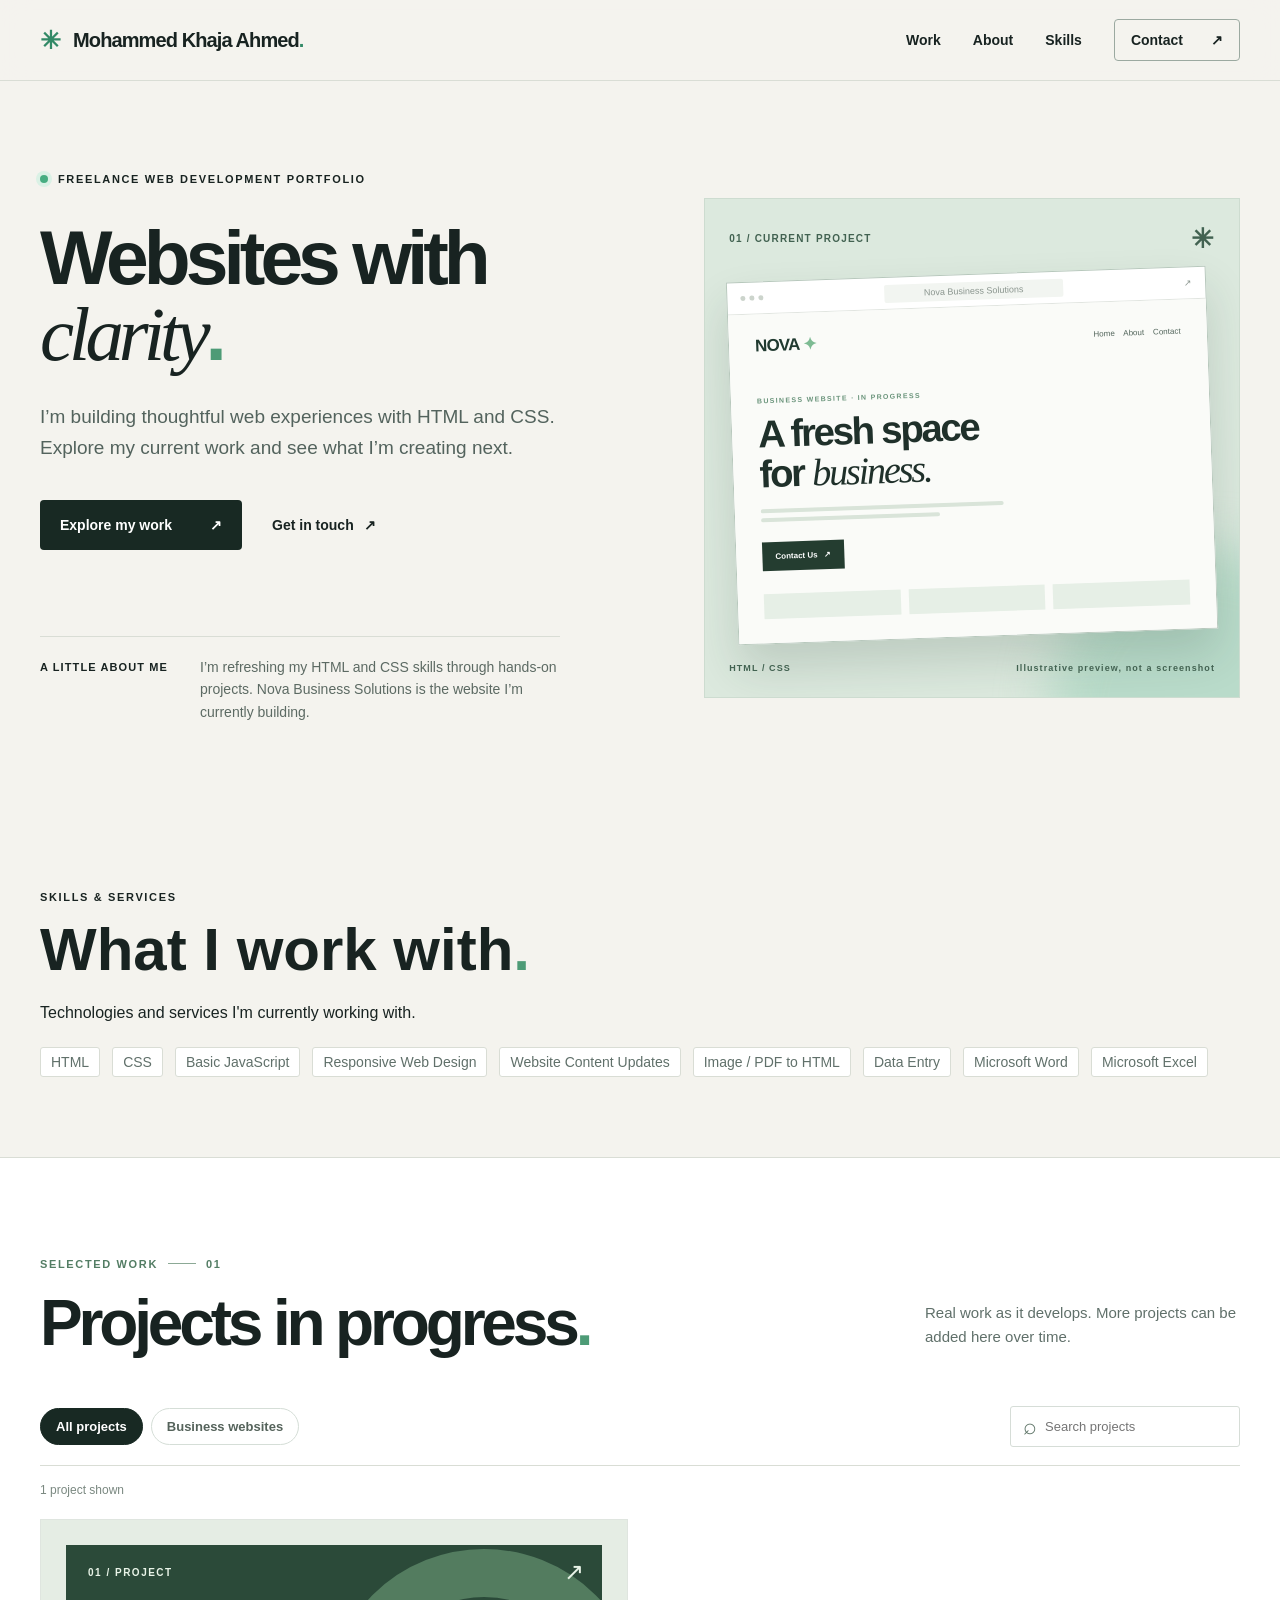
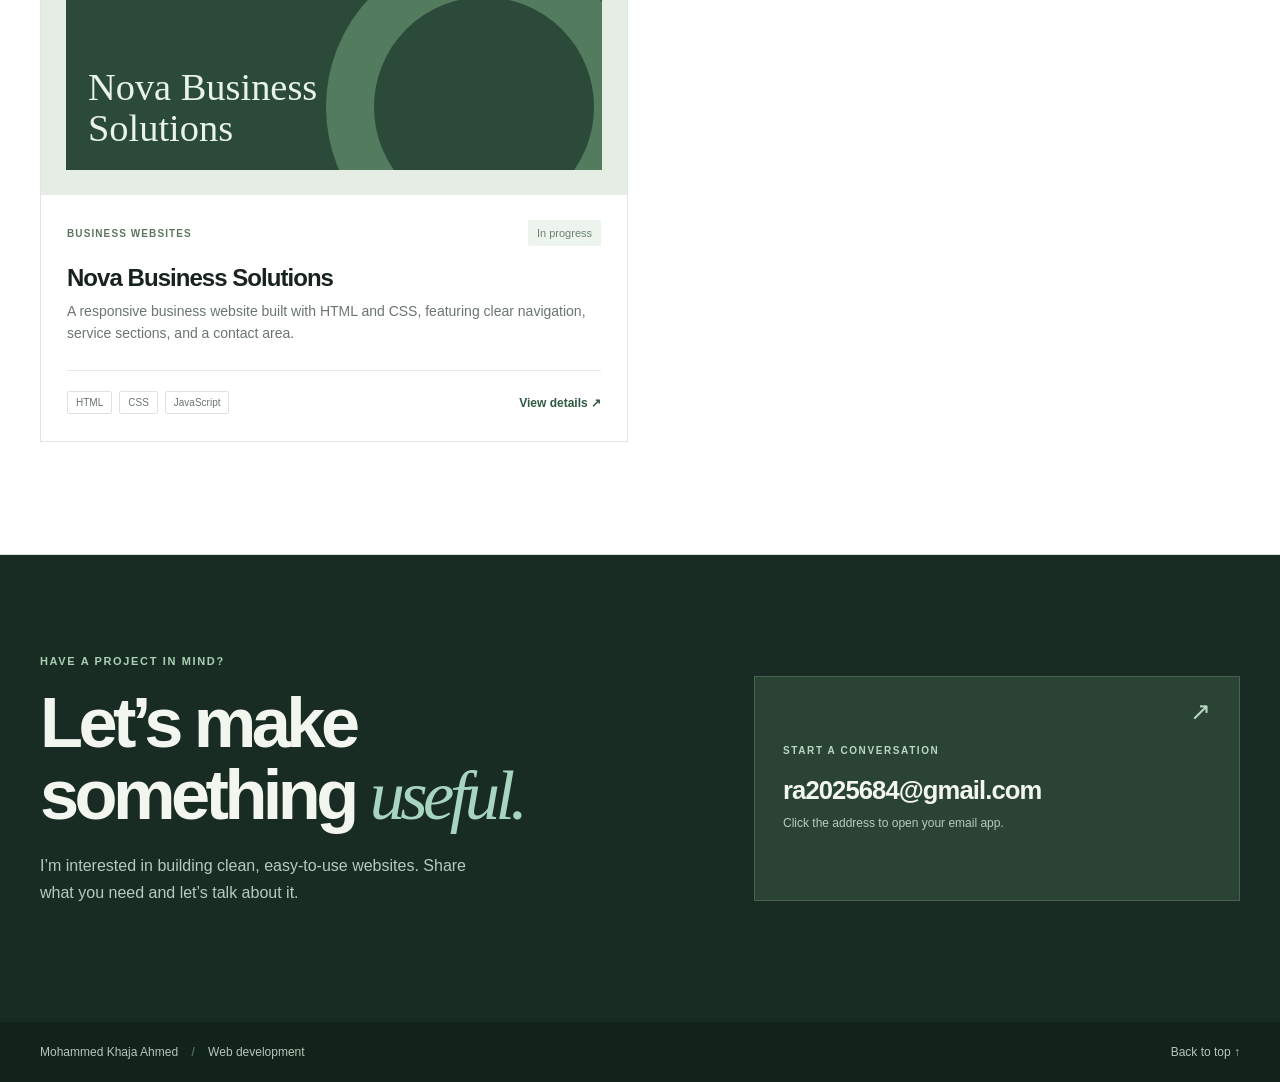
<file: index.html>
<!doctype html>
<html lang="en">
  <head>
    <meta charset="UTF-8" />
    <meta name="viewport" content="width=device-width, initial-scale=1" />
    <meta name="theme-color" content="#f4f3ee" />
    <meta name="description" content="An editable freelance web development portfolio featuring Nova Business Solutions." />
    <title>Web Development Portfolio</title>
    <link rel="stylesheet" href="./style.css" />
    <script src="./projects.js" defer></script>
    <script src="./script.js" defer></script>
  </head>
  <body>
    <a class="skip-link" href="#main">Skip to content</a>
    <header class="site-header">
      <div class="shell header-inner">
        <a class="brand" href="#top" aria-label="Back to top"><span class="brand-mark" aria-hidden="true">✳</span><span data-portfolio-name>[Your name]</span><span class="brand-dot">.</span></a>
        <nav class="main-nav" aria-label="Main navigation">
         <a href="#work">Work</a>
<a href="#about">About</a>
<a href="#skills">Skills</a>
<a class="nav-contact" href="#contact">
  Contact <span aria-hidden="true">↗</span>
</a>
        </nav>
      </div>
    </header>

    <main id="main">
      <section class="hero shell" id="top" aria-labelledby="hero-title">
        <div class="hero-copy">
          <p class="eyebrow"><span class="status-light" aria-hidden="true"></span> Freelance web development portfolio</p>
          <h1 id="hero-title">Websites with <em>clarity</em><span class="title-period">.</span></h1>
          <p class="hero-lede">I’m building thoughtful web experiences with HTML and CSS. Explore my current work and see what I’m creating next.</p>
          <div class="hero-actions">
            <a class="button button-dark" href="#work">Explore my work <span aria-hidden="true">↗</span></a>
            <a class="text-link" href="#contact">Get in touch <span aria-hidden="true">↗</span></a>
          </div>
          <div class="hero-meta" id="about">
            <span class="meta-label">A little about me</span>
            <p>I’m refreshing my HTML and CSS skills through hands-on projects. Nova Business Solutions is the website I’m currently building.</p>
          </div>
        </div>
        <div class="hero-art" aria-label="Illustrative preview of the Nova Business Solutions project">
          <div class="art-topline"><span>01 / CURRENT PROJECT</span><span class="art-star" aria-hidden="true">✳</span></div>
          <div class="browser" aria-hidden="true">
            <div class="browser-bar"><span class="browser-dots"><i></i><i></i><i></i></span><span class="browser-address">Nova Business Solutions</span><span class="browser-mini">↗</span></div>
            <div class="mock-site">
              <div class="mock-nav"><strong>NOVA<span>✦</span></strong><span>Home &nbsp;&nbsp; About &nbsp;&nbsp; Contact</span></div>
              <div class="mock-content"><div class="mock-kicker">BUSINESS WEBSITE · IN PROGRESS</div><div class="mock-heading">A fresh space<br />for <i>business.</i></div><div class="mock-lines"><b></b><b></b></div><div class="mock-button">Contact Us &nbsp; ↗</div></div>
              <div class="mock-tiles"><span></span><span></span><span></span></div>
            </div>
          </div>
          <div class="art-bottomline"><span>HTML / CSS</span><span>Illustrative preview, not a screenshot</span></div>
        </div>
      </section>

      <!-- SKILLS SECTION -->
      <section class="skills-section" id="skills">
        <div class="shell">
          <p class="eyebrow">SKILLS & SERVICES</p>
          <h2>What I work with<span class="title-period">.</span></h2>

          <p>
            Technologies and services I'm currently working with.
          </p>

          <div class="skills-list">
            <span>HTML</span>
            <span>CSS</span>
            <span>Basic JavaScript</span>
            <span>Responsive Web Design</span>
            <span>Website Content Updates</span>
            <span>Image / PDF to HTML</span>
            <span>Data Entry</span>
            <span>Microsoft Word</span>
            <span>Microsoft Excel</span>
          </div>
        </div>
      </section>
      <section class="work-section" id="work" aria-labelledby="work-title">
        <div class="shell">
          <div class="section-heading"><div><p class="eyebrow section-eyebrow">SELECTED WORK <span class="thin-line" aria-hidden="true"></span> <span id="project-total">01</span></p><h2 id="work-title">Projects in progress<span class="title-period">.</span></h2></div><p>Real work as it develops. More projects can be added here over time.</p></div>
          <div class="work-tools"><div class="filter-list" id="filters" role="group" aria-label="Filter projects"></div><label class="search-box"><span class="search-icon" aria-hidden="true">⌕</span><span class="sr-only">Search projects</span><input id="project-search" type="search" placeholder="Search projects" autocomplete="off" /></label></div>
          <p class="results-count" id="results-count" role="status" aria-live="polite"></p>
          <div class="project-grid" id="project-grid"></div>
          <div class="empty-state" id="empty-state" hidden><span aria-hidden="true">⌕</span><h3>No matching projects</h3><p>Try a different search or choose another category.</p><button class="text-link reset-button" id="clear-filters" type="button">Clear filters <span aria-hidden="true">↗</span></button></div>
        </div>
      </section>

      <section class="contact-section" id="contact" aria-labelledby="contact-title"><div class="shell contact-layout"><div><p class="eyebrow light-eyebrow">HAVE A PROJECT IN MIND?</p><h2 id="contact-title">Let’s make something <em>useful.</em></h2><p class="contact-description">I’m interested in building clean, easy-to-use websites. Share what you need and let’s talk about it.</p></div><div class="contact-card"><span class="contact-card-label">START A CONVERSATION</span><a id="email-link" class="contact-email" href="#contact" aria-disabled="true">[Add your email address]</a><p id="contact-note">Contact email is an editable placeholder. Add yours before sharing this site.</p><span class="contact-arrow" aria-hidden="true">↗</span></div></div></section>
    </main>

    <footer class="site-footer"><div class="shell footer-inner"><span><span data-portfolio-name>[Your name]</span> <span class="footer-divider">/</span> Web development</span><a href="#top">Back to top ↑</a></div></footer>

    <dialog id="project-dialog" class="project-dialog" aria-labelledby="dialog-title"><button id="close-dialog" class="dialog-close" type="button" aria-label="Close project details">×</button><div class="dialog-content"><p class="eyebrow" id="dialog-label"></p><h2 id="dialog-title"></h2><p id="dialog-description"></p><div class="dialog-rule"></div><h3>What’s built so far</h3><ul id="dialog-highlights"></ul><h3>Tools used</h3><div id="dialog-tools" class="tag-list"></div><p id="dialog-note" class="dialog-note"></p></div></dialog>
  </body>
</html>
</file>
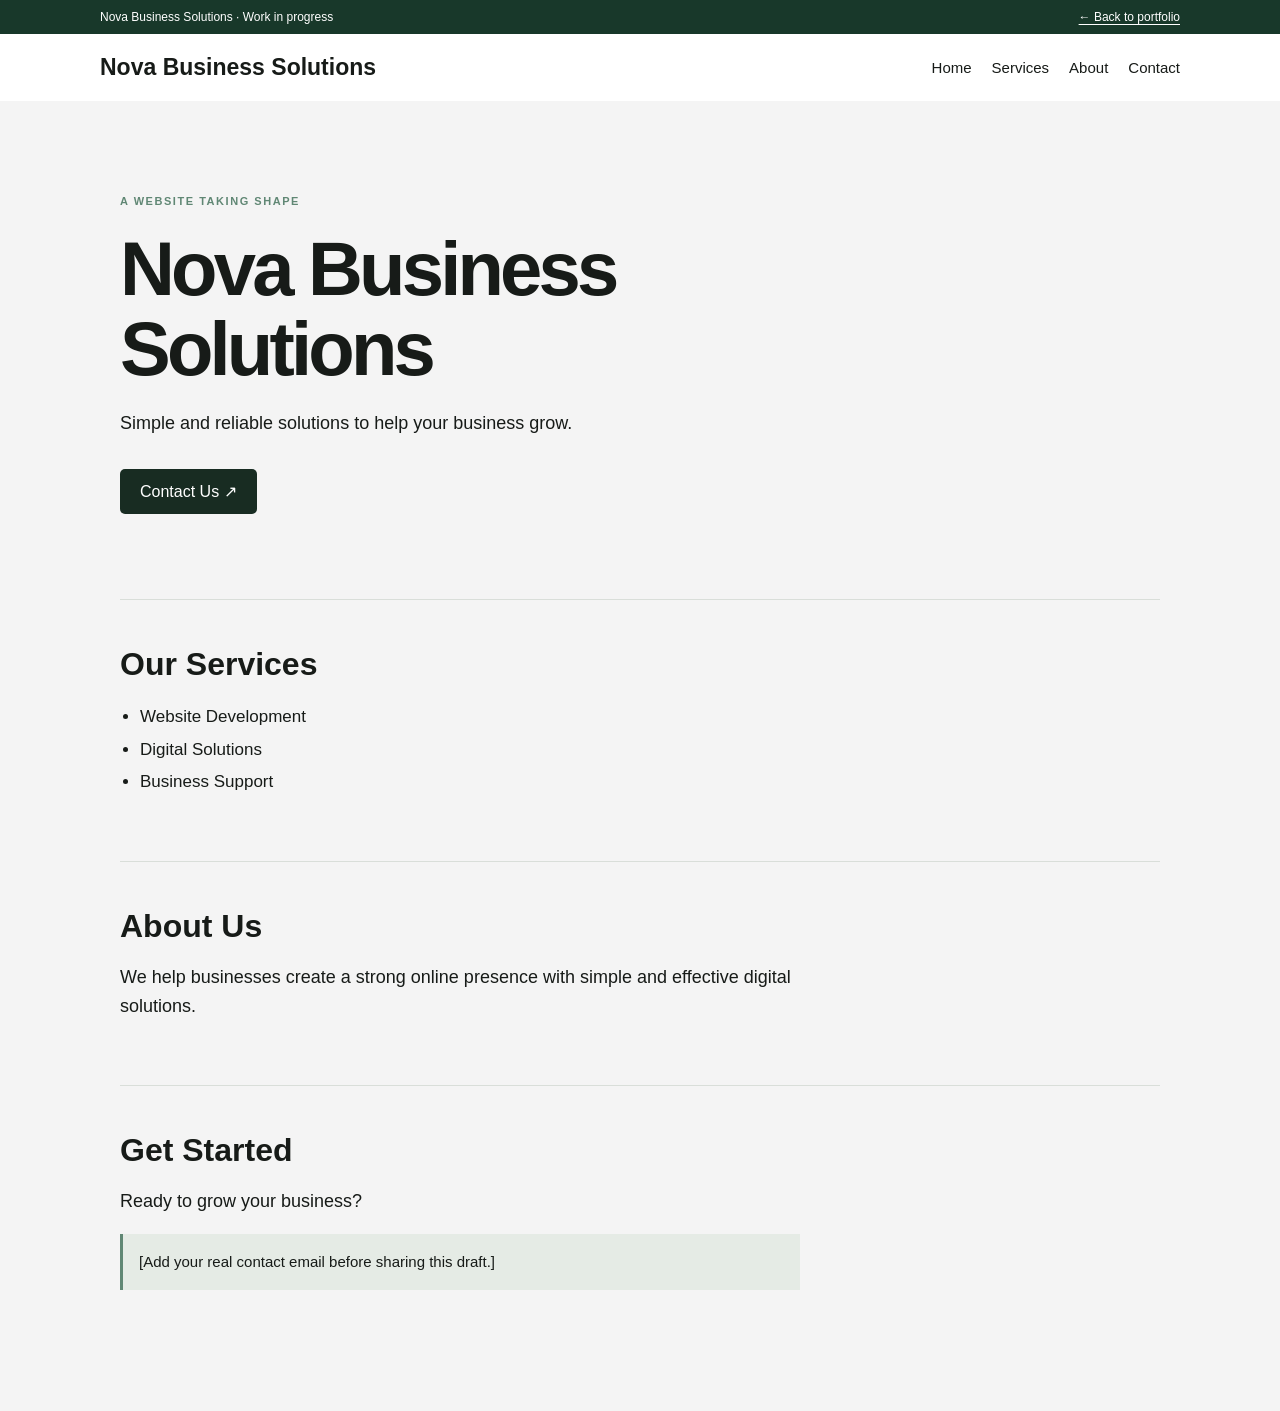
<file: nova/index.html>
<!doctype html>
<html lang="en">
<head>
  <meta charset="UTF-8" />
  <meta name="viewport" content="width=device-width, initial-scale=1" />
  <title>Nova Business Solutions — Work in progress</title>
  <link rel="stylesheet" href="./style.css" />
</head>
<body id="top">
  <div class="draft-bar"><span>Nova Business Solutions · Work in progress</span><a href="../#work">← Back to portfolio</a></div>
  <nav aria-label="Nova navigation">
    <a class="logo" href="#top">Nova Business Solutions</a>
    <div class="nav-links">
      <a class="nav-link" href="#top">Home</a>
      <a class="nav-link" href="#services">Services</a>
      <a class="nav-link" href="#about">About</a>
      <a class="nav-link" href="#contact">Contact</a>
    </div>
  </nav>
  <main>
    <header class="hero"><span class="eyebrow">A website taking shape</span><h1>Nova Business Solutions</h1><p>Simple and reliable solutions to help your business grow.</p><a class="contact-btn" href="#contact">Contact Us ↗</a></header>
    <section id="services"><h2>Our Services</h2><ul><li>Website Development</li><li>Digital Solutions</li><li>Business Support</li></ul></section>
    <section id="about"><h2>About Us</h2><p>We help businesses create a strong online presence with simple and effective digital solutions.</p></section>
    <section id="contact"><h2>Get Started</h2><p>Ready to grow your business?</p><p class="placeholder">[Add your real contact email before sharing this draft.]</p></section>
  </main>
</body>
</html>
</file>
<file: style.css>
:root{color-scheme:light;--ink:#182321;--muted:#60706a;--paper:#f4f3ee;--line:#d9ddd5;--accent:#a7d5bf;--dark:#182923}*{box-sizing:border-box}html{scroll-behavior:smooth}body{margin:0;background:var(--paper);color:var(--ink);font-family:Arial,Helvetica,sans-serif;-webkit-font-smoothing:antialiased}button,input{font:inherit}button{cursor:pointer}a{color:inherit}section{scroll-margin-top:90px}.shell{width:min(1200px,calc(100% - 80px));margin-inline:auto}.sr-only{position:absolute;width:1px;height:1px;padding:0;margin:-1px;overflow:hidden;clip:rect(0,0,0,0);white-space:nowrap;border:0}.skip-link{position:absolute;left:10px;top:-80px;background:#fff;padding:12px;z-index:99}.skip-link:focus{top:10px}:focus-visible{outline:3px solid #248a68;outline-offset:4px}
.site-header{border-bottom:1px solid var(--line);background:rgba(244,243,238,.93);position:sticky;top:0;z-index:10;backdrop-filter:blur(14px)}.header-inner{height:80px;display:flex;justify-content:space-between;align-items:center}.brand{text-decoration:none;display:flex;align-items:center;gap:8px;font-weight:800;letter-spacing:-.045em;font-size:20px}.brand-mark{font-size:25px;color:#328966;margin-right:5px}.brand-dot{color:#328966;margin-left:-8px}.main-nav{display:flex;align-items:center;gap:32px;font-size:14px;font-weight:600}.main-nav a{text-decoration:none}.main-nav a:hover,.text-link:hover,.site-footer a:hover{text-decoration:underline;text-underline-offset:5px}.main-nav .nav-contact{border:1px solid #9ba9a0;padding:12px 16px;border-radius:4px;display:flex;gap:28px}.main-nav .nav-contact:hover{background:#e5ebe4;text-decoration:none}
.hero{min-height:640px;padding-block:92px 88px;display:grid;grid-template-columns:1.05fr .95fr;gap:6%;align-items:center}.eyebrow{font-size:11px;font-weight:800;letter-spacing:.15em;text-transform:uppercase;display:flex;align-items:center;gap:10px;margin:0}.status-light{width:8px;height:8px;border-radius:50%;background:#47ad81;box-shadow:0 0 0 4px #daf1e5}.hero h1,.section-heading h2,.contact-section h2{letter-spacing:-.065em;font-weight:650}.hero h1{font-size:clamp(58px,6vw,94px);line-height:.99;margin:34px 0 28px;max-width:650px}.hero h1 em,.contact-section h2 em{font-family:Georgia,serif;font-weight:400}.title-period{color:#4d9b76}.hero-lede{color:#53635d;font-size:19px;line-height:1.65;max-width:530px;margin:0}.hero-actions{display:flex;align-items:center;gap:30px;margin-top:36px}.button{border-radius:4px;display:inline-flex;align-items:center;justify-content:space-between;gap:38px;padding:17px 20px;text-decoration:none;font-size:14px;font-weight:700;transition:transform .2s,background .2s}.button:hover{transform:translateY(-2px)}.button-dark{background:var(--dark);color:#fff}.button-dark:hover{background:#315344}.text-link{font-size:14px;font-weight:700;text-decoration:none;display:inline-flex;gap:10px}.hero-meta{margin-top:86px;max-width:520px;border-top:1px solid var(--line);padding-top:19px;display:grid;grid-template-columns:140px 1fr;gap:20px}.meta-label{font-size:11px;font-weight:800;letter-spacing:.1em;text-transform:uppercase;padding-top:5px}.hero-meta p{color:#5c6a63;line-height:1.6;font-size:14px;margin:0}
.hero-art{background:#dce9de;border:1px solid #cddcd0;min-height:500px;padding:24px;display:flex;flex-direction:column;justify-content:space-between;overflow:hidden;position:relative}.hero-art:after{content:"";position:absolute;width:320px;height:320px;background:rgba(167,213,191,.65);filter:blur(25px);border-radius:50%;right:-130px;bottom:-170px}.art-topline,.art-bottomline{position:relative;z-index:1;display:flex;justify-content:space-between;align-items:center;font-size:10px;letter-spacing:.12em;font-weight:800;color:#426251}.art-star{font-size:27px}.art-bottomline{font-size:9px}.browser{position:relative;z-index:1;box-shadow:0 24px 45px rgba(30,58,42,.16);background:#fff;margin:12px 3px 20px;transform:rotate(-2deg);border:1px solid #b7c8bc}.browser-bar{height:32px;display:flex;justify-content:space-between;align-items:center;border-bottom:1px solid #e1e5e0;padding:0 13px;color:#8a958e;font-size:9px}.browser-dots{display:flex;gap:4px}.browser-dots i{display:block;width:5px;height:5px;border-radius:50%;background:#ccd4cc}.browser-address{background:#f2f5f1;border-radius:2px;padding:4px 40px}.mock-site{padding:21px 26px 24px;background:#fafbf8;min-height:320px}.mock-nav{display:flex;align-items:center;justify-content:space-between;font-size:8px;color:#52655b}.mock-nav strong{font-size:17px;letter-spacing:-.05em;color:#203a30}.mock-nav strong span{color:#7dbb93;margin-left:3px}.mock-content{padding:41px 0 23px}.mock-kicker{font-size:7px;letter-spacing:.19em;color:#6a947b;font-weight:bold}.mock-heading{font-size:clamp(26px,3vw,40px);line-height:1.05;letter-spacing:-.06em;font-weight:700;margin-top:10px;color:#1f302a}.mock-heading i{font-family:Georgia,serif;font-weight:400}.mock-lines{margin:14px 0 20px;display:grid;gap:5px}.mock-lines b{height:4px;width:57%;background:#d9e4d9;border-radius:3px}.mock-lines b+ b{width:42%}.mock-button{display:inline-block;font-size:8px;font-weight:700;background:#243d30;color:#fff;padding:10px 13px}.mock-tiles{display:grid;grid-template-columns:repeat(3,1fr);gap:8px}.mock-tiles span{height:25px;background:#e6efe6}
.work-section{background:#fff;padding:100px 0 112px;border-block:1px solid var(--line)}.section-heading{display:flex;align-items:end;justify-content:space-between;gap:40px}.section-heading h2{font-size:clamp(40px,5vw,64px);line-height:1.05;margin:20px 0 0}.section-heading>p{margin:0 0 8px;max-width:315px;color:var(--muted);font-size:15px;line-height:1.6}.section-eyebrow{color:#537d64}.thin-line{width:28px;height:1px;background:#8ca996}.work-tools{display:flex;align-items:center;justify-content:space-between;gap:24px;margin-top:49px;border-bottom:1px solid var(--line);padding-bottom:18px}.filter-list{display:flex;gap:8px;flex-wrap:wrap}.filter-button{padding:10px 15px;background:transparent;border:1px solid #d5ded7;color:#55635b;border-radius:50px;font-size:13px;font-weight:700}.filter-button:hover{background:#f1f6ef}.filter-button[aria-pressed="true"]{color:#fff;background:var(--dark);border-color:var(--dark)}.search-box{border:1px solid #d6ddd7;min-width:230px;height:41px;display:flex;align-items:center;padding:0 12px;gap:6px;border-radius:3px}.search-box:focus-within{outline:2px solid #4e9c73}.search-box input{border:0;outline:0;background:transparent;width:100%;font-size:13px}.search-icon{font-size:23px;line-height:1;color:#61776a}.results-count{color:#7a8880;font-size:12px;margin:17px 0 22px}.project-grid{display:grid;grid-template-columns:repeat(2,minmax(0,1fr));gap:24px}.project-card{border:1px solid #dfe5df;background:#fff;min-width:0;transition:box-shadow .2s,transform .2s}.project-card:hover{box-shadow:0 15px 35px rgba(26,56,35,.08);transform:translateY(-3px)}.project-visual{height:275px;background:#e5ede4;padding:25px}.project-card:nth-child(3n+2) .project-visual{background:#e5e7f0}.project-card:nth-child(3n+3) .project-visual{background:#f3e8df}.project-visual-inner{height:100%;background:#2b4a39;color:#e9f4e8;padding:22px;display:flex;flex-direction:column;justify-content:space-between;position:relative;overflow:hidden}.project-visual-inner:after{content:"";position:absolute;width:220px;height:220px;border-radius:50%;right:-40px;bottom:-95px;border:48px solid #608d6c;opacity:.75}.visual-index{font-size:10px;letter-spacing:.15em;font-weight:700;z-index:1}.visual-title{font-family:Georgia,serif;font-size:clamp(28px,3vw,43px);line-height:1.05;font-weight:400;max-width:320px;z-index:1}.visual-line{position:absolute;right:18px;top:13px;font-size:24px;z-index:1}.project-body{padding:25px 26px 23px}.project-top,.project-bottom{display:flex;justify-content:space-between;align-items:center;gap:10px}.project-category{color:#5b7561;letter-spacing:.11em;text-transform:uppercase;font-size:10px;font-weight:800}.project-status{font-size:11px;color:#6c806e;background:#edf4ee;padding:7px 9px;border-radius:2px}.project-body h3{font-size:24px;letter-spacing:-.04em;margin:18px 0 8px}.project-summary{color:#6a766d;font-size:14px;line-height:1.6;margin:0;min-height:44px}.project-bottom{border-top:1px solid #e5eae4;padding-top:17px;margin-top:25px;flex-wrap:wrap}.tag-list{display:flex;gap:7px;flex-wrap:wrap}.tag{padding:5px 8px;border:1px solid #dde4dd;font-size:10px;color:#6a766d;border-radius:2px}.project-open{border:0;background:none;padding:8px 0;font-size:12px;font-weight:700;color:#315941}.project-open:hover{text-decoration:underline;text-underline-offset:4px}.empty-state{background:#f5f8f5;border:1px dashed #b4c9b9;text-align:center;padding:50px 15px;margin-top:20px}.empty-state[hidden]{display:none}.empty-state>span{font-size:30px}.empty-state h3{font-size:20px;margin:10px 0}.empty-state p{color:var(--muted);font-size:14px}.reset-button{border:0;background:none;color:#315941;padding:10px}
.contact-section{background:#192c24;color:#f3f6ef;padding:100px 0}.contact-layout{display:grid;grid-template-columns:1.1fr .9fr;gap:10%;align-items:center}.light-eyebrow{color:#a9d0b2}.contact-section h2{font-size:clamp(48px,5.5vw,76px);line-height:1.03;margin:20px 0}.contact-section h2 em{color:#a7d5bf}.contact-description{max-width:450px;color:#b8c9bd;line-height:1.7;font-size:16px}.contact-card{background:#2a4335;min-height:225px;padding:28px;position:relative;display:flex;flex-direction:column;justify-content:center;border:1px solid #49614f}.contact-card-label{font-size:10px;letter-spacing:.16em;color:#b9d7c1;font-weight:800}.contact-email{font-size:clamp(20px,2vw,29px);font-weight:700;letter-spacing:-.035em;text-decoration:none;margin:20px 0 9px;overflow-wrap:anywhere;max-width:90%}.contact-email:not([aria-disabled]):hover{text-decoration:underline;text-underline-offset:5px}.contact-email[aria-disabled]{color:#d2dcd1;cursor:default}.contact-card p{font-size:12px;color:#b9ccbc;margin:0;line-height:1.5;max-width:340px}.contact-arrow{position:absolute;right:28px;top:20px;font-size:25px;color:#b9d7c1}.site-footer{background:#11231b;color:#b5c7b8;padding:23px 0;font-size:12px}.footer-inner{display:flex;justify-content:space-between;align-items:center;gap:20px}.footer-divider{padding:0 10px;color:#698571}.site-footer a{text-decoration:none}
.project-dialog{border:0;padding:0;width:min(570px,calc(100% - 30px));max-height:min(90vh,780px);background:#fff;color:var(--ink);box-shadow:0 25px 90px rgba(0,0,0,.25)}.project-dialog::backdrop{background:rgba(12,29,19,.72)}.dialog-content{padding:48px;overflow-y:auto}.dialog-close{position:absolute;right:14px;top:10px;background:none;border:0;font-size:31px;line-height:1;width:42px;height:42px;color:#304a3a}.dialog-content .eyebrow{color:#487c59}.dialog-content h2{font-size:clamp(31px,4vw,46px);letter-spacing:-.06em;line-height:1.1;margin:16px 0}.dialog-content p{line-height:1.65;color:#637268;font-size:15px}.dialog-rule{height:1px;background:#dbe3dc;margin:26px 0}.dialog-content h3{font-size:13px;text-transform:uppercase;letter-spacing:.1em;margin:24px 0 12px}.dialog-content ul{padding-left:20px;line-height:1.9;color:#536457;font-size:14px}.dialog-note{margin-top:25px}.dialog-link{font-weight:700;color:#2e7951;text-decoration:underline;text-underline-offset:4px}
@media(max-width:900px){.shell{width:min(100% - 48px,700px)}.hero{grid-template-columns:1fr;gap:48px;padding-block:65px}.hero h1{max-width:600px}.hero-meta{margin-top:55px}.hero-art{min-height:480px}.mock-heading{font-size:40px}.section-heading{align-items:start;flex-direction:column;gap:16px}.section-heading>p{max-width:500px}.contact-layout{grid-template-columns:1fr;gap:35px}.project-grid{grid-template-columns:1fr 1fr}.visual-title{font-size:29px}}
@media(max-width:650px){.shell{width:calc(100% - 36px)}.header-inner{height:67px}.brand{font-size:16px}.brand-mark{font-size:20px}.main-nav{gap:14px;font-size:12px}.main-nav a:nth-child(2){display:none}.main-nav .nav-contact{padding:9px 10px;gap:8px}.hero{padding-block:57px 60px;gap:36px;min-height:auto}.hero h1{font-size:clamp(54px,13vw,72px);margin:25px 0}.hero-lede{font-size:16px}.hero-actions{gap:20px;flex-wrap:wrap}.button{padding:15px 16px}.hero-meta{grid-template-columns:1fr;gap:8px;margin-top:55px}.hero-art{min-height:370px;padding:16px}.browser{margin:10px 0}.mock-site{min-height:255px;padding:14px 16px}.mock-content{padding:28px 0 16px}.mock-heading{font-size:30px}.mock-nav{font-size:6px}.mock-nav strong{font-size:13px}.art-bottomline{font-size:7px}.work-section{padding:68px 0 80px}.section-heading h2{font-size:42px}.work-tools{align-items:stretch;flex-direction:column;margin-top:32px}.search-box{width:100%}.project-grid{grid-template-columns:1fr}.project-visual{height:225px}.visual-title{font-size:35px}.contact-section{padding:70px 0}.contact-section h2{font-size:48px}.contact-card{padding:24px;min-height:200px}.dialog-content{padding:38px 24px}.footer-inner{font-size:11px}}
@media(prefers-reduced-motion:reduce){html{scroll-behavior:auto}.button,.project-card{transition:none}}
/* SKILLS SECTION */
.skills-section {
    padding: 80px 0;
    background: #f4f3ee;
}

.skills-section h2 {
    font-size: clamp(36px, 5vw, 60px);
    margin: 12px 0 20px;
}

.skills-intro {
    font-size: 18px;
    color: #60706a;
    margin-bottom: 30px;
}

.skills-list {
    display: flex;
    flex-wrap: wrap;
    gap: 12px;
    margin-top: 25px;
}

.skills-list span {
    display: inline-block;
    padding: 6px 10px;
    border: 1px solid #d9ddd5;
    border-radius: 3px;
    background: white;
    color: #60706a;
    font-size: 14px;
}
</file>
<file: nova/style.css>
*{box-sizing:border-box}html{scroll-behavior:smooth}body{font-family:Arial,sans-serif;margin:0;background:#f4f4f4;color:#171b18}a{color:inherit}.draft-bar{display:flex;justify-content:space-between;gap:15px;background:#18382a;color:#fff;padding:10px max(20px,calc((100vw - 1080px)/2));font-size:12px}.draft-bar a{text-decoration:underline;text-underline-offset:3px}nav{background:white;padding:20px max(20px,calc((100vw - 1080px)/2));display:flex;justify-content:space-between;align-items:center;gap:20px}.logo{font-size:23px;font-weight:bold;text-decoration:none}.nav-links{display:flex;gap:20px;flex-wrap:wrap}.nav-link{text-decoration:none;font-size:15px}.nav-link:hover{text-decoration:underline}main{max-width:1080px;margin:auto;padding:0 20px 60px}.hero{padding:90px 0 85px}.eyebrow{text-transform:uppercase;letter-spacing:.14em;color:#608774;font-size:11px;font-weight:bold}h1{font-size:clamp(45px,6vw,76px);letter-spacing:-.05em;line-height:1.05;max-width:800px;margin:20px 0}h2{font-size:32px;margin:0 0 18px}p{font-size:18px;line-height:1.6;max-width:680px}.hero p{margin-bottom:32px}.contact-btn{display:inline-block;padding:13px 20px;text-decoration:none;background:#182c22;color:#fff;border-radius:5px}.contact-btn:hover{background:#315b43}section{padding:46px 0;border-top:1px solid #d9ded9;scroll-margin-top:20px}ul{padding-left:20px;font-size:17px;line-height:1.9}.placeholder{font-size:15px;padding:16px;background:#e5ebe5;border-left:3px solid #608774}@media(max-width:700px){.draft-bar{flex-wrap:wrap}nav{align-items:flex-start;flex-direction:column}.nav-links{gap:12px}.hero{padding:65px 0}.logo{font-size:20px}h2{font-size:27px}}@media(prefers-reduced-motion:reduce){html{scroll-behavior:auto}}
</file>
